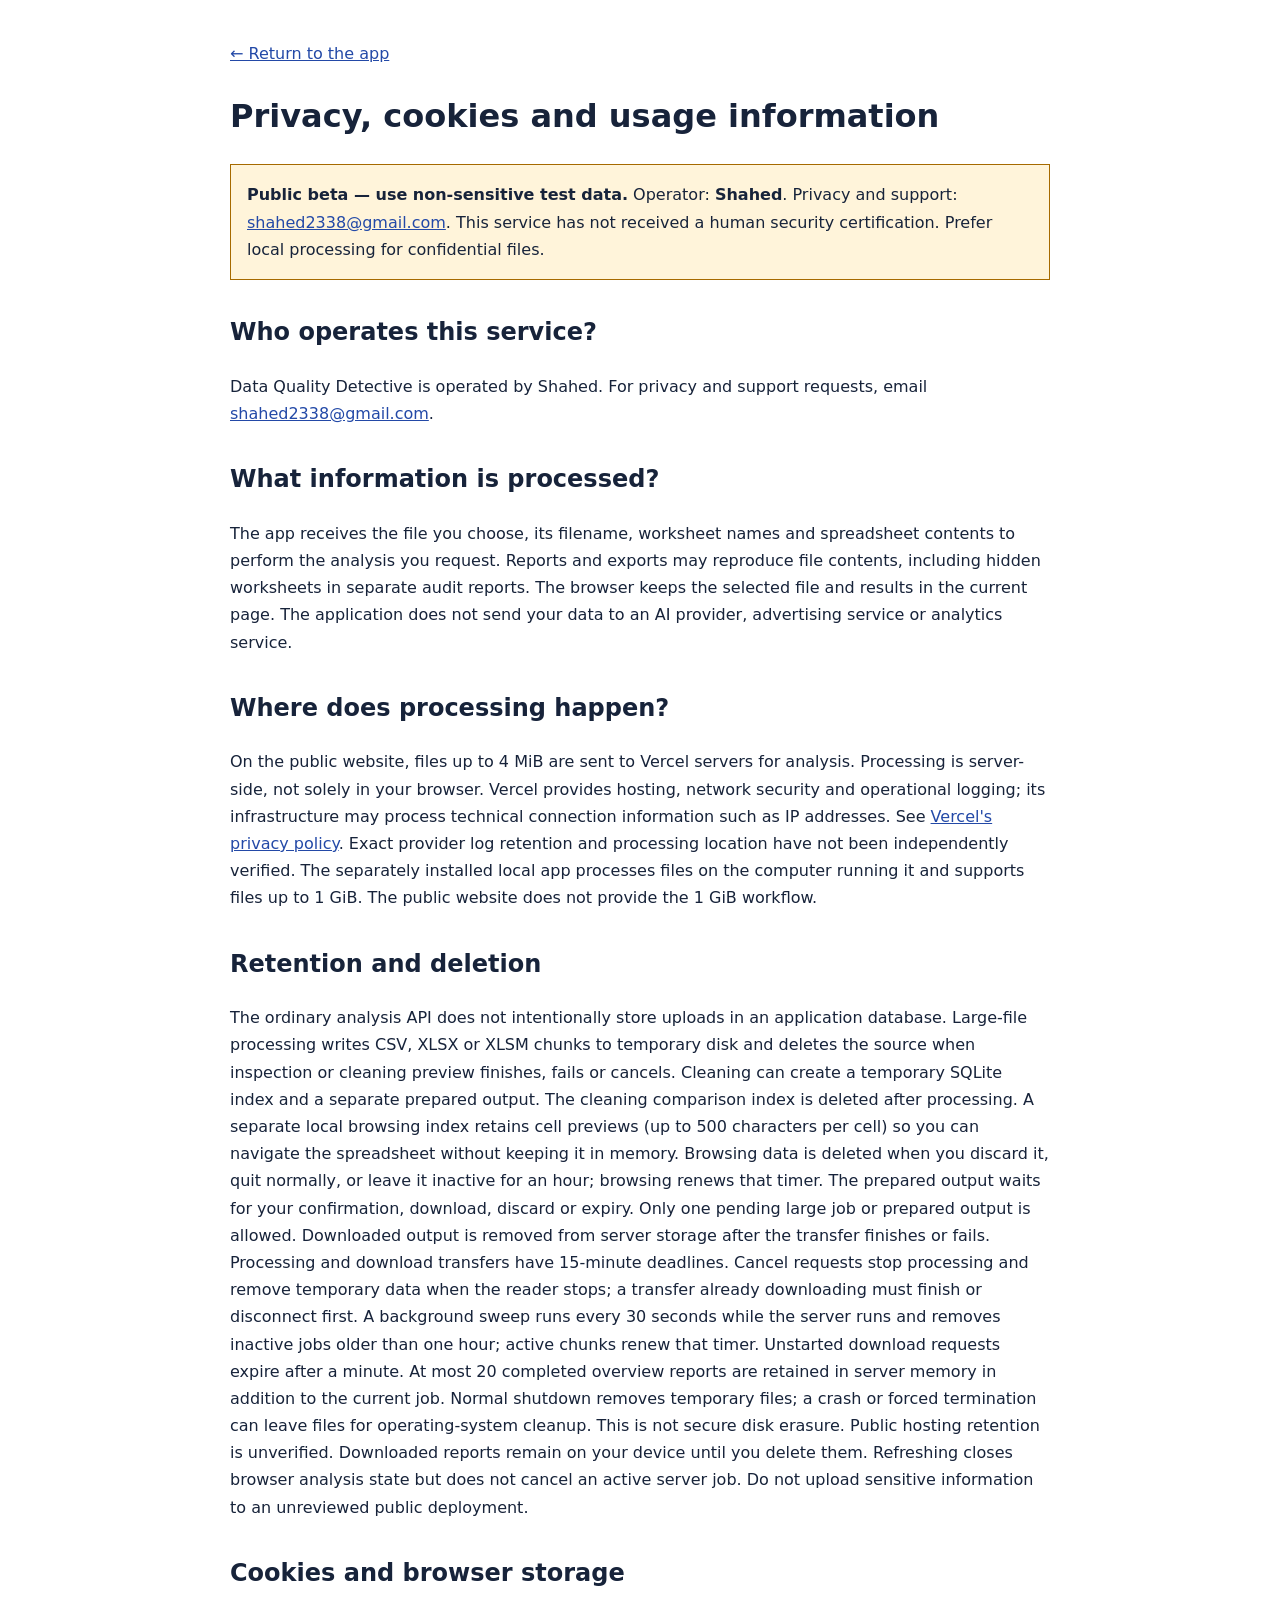
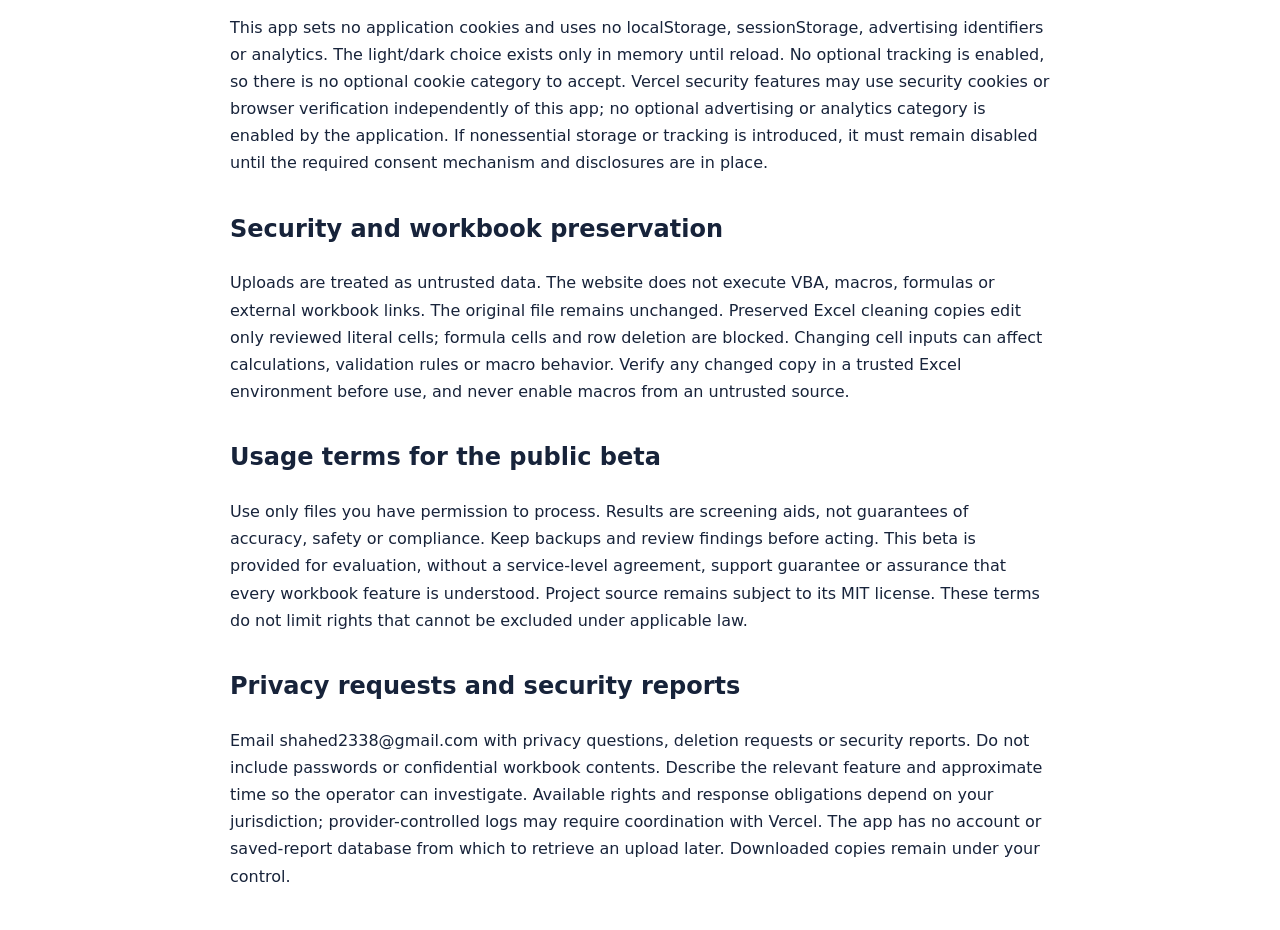
<file: webapp/static/privacy.html>
<!doctype html><html lang="en"><head><meta charset="utf-8"><meta name="viewport" content="width=device-width,initial-scale=1"><title>Privacy, cookies and usage · Public beta</title><style>body{font:16px/1.7 system-ui;max-width:820px;margin:40px auto;padding:0 20px;color:#17233a}aside{padding:16px;background:#fff4da;border:1px solid #a66a00}a{color:#2349a7}h2{margin-top:32px}</style></head><body><a href="/">← Return to the app</a><h1>Privacy, cookies and usage information</h1><aside><strong>Public beta — use non-sensitive test data.</strong> Operator: <strong>Shahed</strong>. Privacy and support: <a href="mailto:shahed2338@gmail.com">shahed2338@gmail.com</a>. This service has not received a human security certification. Prefer local processing for confidential files.</aside>
<h2>Who operates this service?</h2><p>Data Quality Detective is operated by Shahed. For privacy and support requests, email <a href="mailto:shahed2338@gmail.com">shahed2338@gmail.com</a>.</p>
<h2>What information is processed?</h2><p>The app receives the file you choose, its filename, worksheet names and spreadsheet contents to perform the analysis you request. Reports and exports may reproduce file contents, including hidden worksheets in separate audit reports. The browser keeps the selected file and results in the current page. The application does not send your data to an AI provider, advertising service or analytics service.</p>
<h2>Where does processing happen?</h2><p>On the public website, files up to 4 MiB are sent to Vercel servers for analysis. Processing is server-side, not solely in your browser. Vercel provides hosting, network security and operational logging; its infrastructure may process technical connection information such as IP addresses. See <a href="https://vercel.com/legal/privacy-policy" rel="noreferrer">Vercel's privacy policy</a>. Exact provider log retention and processing location have not been independently verified. The separately installed local app processes files on the computer running it and supports files up to 1 GiB. The public website does not provide the 1 GiB workflow.</p>
<h2>Retention and deletion</h2><p>The ordinary analysis API does not intentionally store uploads in an application database. Large-file processing writes CSV, XLSX or XLSM chunks to temporary disk and deletes the source when inspection or cleaning preview finishes, fails or cancels. Cleaning can create a temporary SQLite index and a separate prepared output. The cleaning comparison index is deleted after processing. A separate local browsing index retains cell previews (up to 500 characters per cell) so you can navigate the spreadsheet without keeping it in memory. Browsing data is deleted when you discard it, quit normally, or leave it inactive for an hour; browsing renews that timer. The prepared output waits for your confirmation, download, discard or expiry. Only one pending large job or prepared output is allowed. Downloaded output is removed from server storage after the transfer finishes or fails. Processing and download transfers have 15-minute deadlines. Cancel requests stop processing and remove temporary data when the reader stops; a transfer already downloading must finish or disconnect first. A background sweep runs every 30 seconds while the server runs and removes inactive jobs older than one hour; active chunks renew that timer. Unstarted download requests expire after a minute. At most 20 completed overview reports are retained in server memory in addition to the current job. Normal shutdown removes temporary files; a crash or forced termination can leave files for operating-system cleanup. This is not secure disk erasure. Public hosting retention is unverified. Downloaded reports remain on your device until you delete them. Refreshing closes browser analysis state but does not cancel an active server job. Do not upload sensitive information to an unreviewed public deployment.</p>
<h2>Cookies and browser storage</h2><p>This app sets no application cookies and uses no localStorage, sessionStorage, advertising identifiers or analytics. The light/dark choice exists only in memory until reload. No optional tracking is enabled, so there is no optional cookie category to accept. Vercel security features may use security cookies or browser verification independently of this app; no optional advertising or analytics category is enabled by the application. If nonessential storage or tracking is introduced, it must remain disabled until the required consent mechanism and disclosures are in place.</p>
<h2>Security and workbook preservation</h2><p>Uploads are treated as untrusted data. The website does not execute VBA, macros, formulas or external workbook links. The original file remains unchanged. Preserved Excel cleaning copies edit only reviewed literal cells; formula cells and row deletion are blocked. Changing cell inputs can affect calculations, validation rules or macro behavior. Verify any changed copy in a trusted Excel environment before use, and never enable macros from an untrusted source.</p>
<h2>Usage terms for the public beta</h2><p>Use only files you have permission to process. Results are screening aids, not guarantees of accuracy, safety or compliance. Keep backups and review findings before acting. This beta is provided for evaluation, without a service-level agreement, support guarantee or assurance that every workbook feature is understood. Project source remains subject to its MIT license. These terms do not limit rights that cannot be excluded under applicable law.</p>
<h2>Privacy requests and security reports</h2><p>Email shahed2338@gmail.com with privacy questions, deletion requests or security reports. Do not include passwords or confidential workbook contents. Describe the relevant feature and approximate time so the operator can investigate. Available rights and response obligations depend on your jurisdiction; provider-controlled logs may require coordination with Vercel. The app has no account or saved-report database from which to retrieve an upload later. Downloaded copies remain under your control.</p></body></html>
</file>
